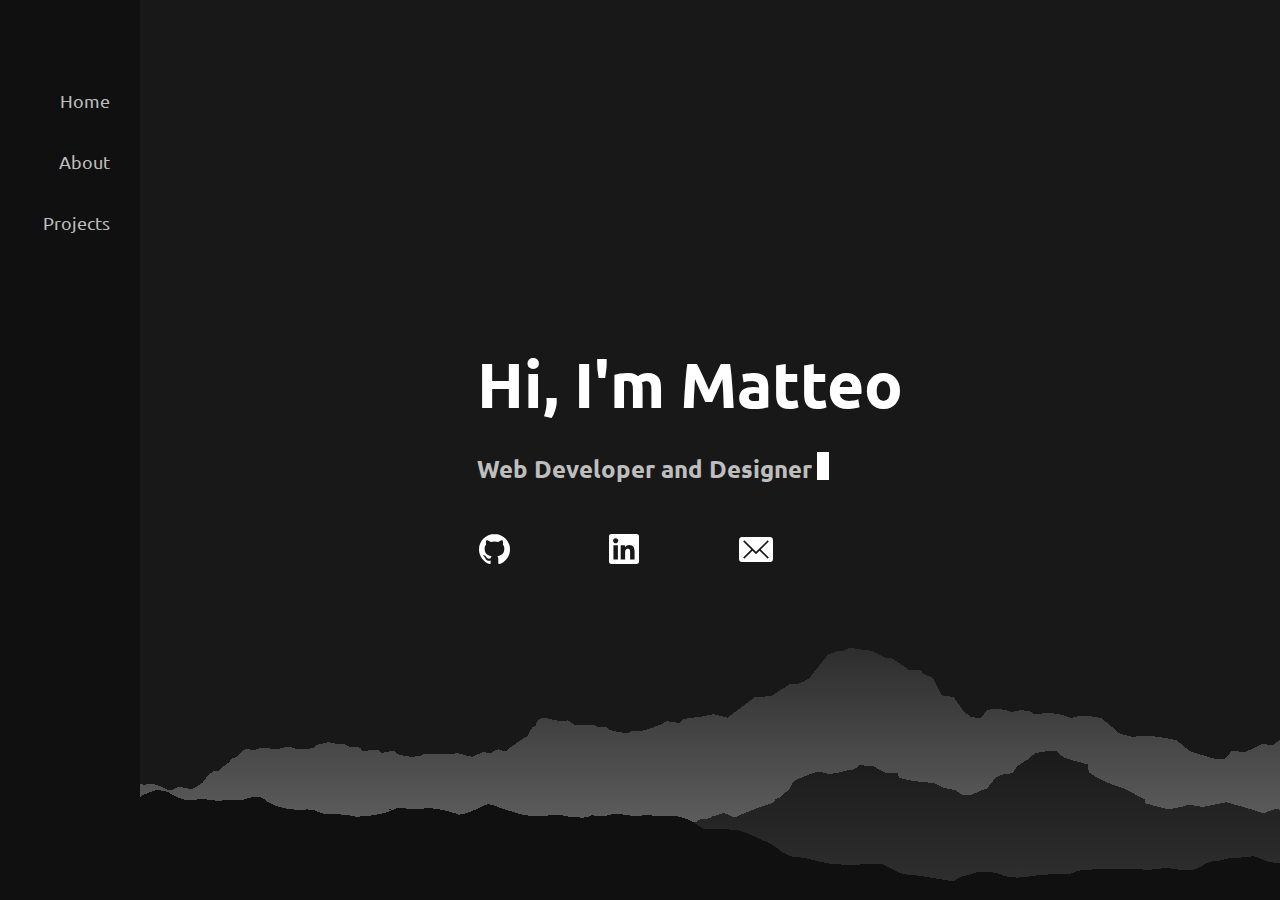
<file: index.html>
<!DOCTYPE html>
<html lang="en">

<head>
    <link rel="icon" type="image/svg" href="./icons/favicon.svg" />
    <meta charset="UTF-8">
    <meta http-equiv="X-UA-Compatible" content="IE=edge">
    <meta name="viewport" content="width=device-width, initial-scale=1.0">
    <link rel="stylesheet" href="./style.css">
    <script defer src="./index.js"></script>
    <title>Matteo Miceli</title>
</head>

<body>
    <nav class="nav-container">
        <ul class="nav-list" name="top">
            <li class="list-item">
                <a href="#home">Home
                    <!-- <svg xmlns="http://www.w3.org/2000/svg" width="21.983" height="19.924" id="home-icon">
                        <path
                            d="M8.607 18.712v-5.977h4.782c.016 2.072-.032 4.148.024 6.217.15.88 1.091 1.023 1.823.956 1.058-.016 2.12.03 3.174-.025.88-.15 1.023-1.092.956-1.824v-7.714c.74-.019 1.487.037 2.223-.03.834-.378.159-1.154-.327-1.487L11.8.304c-.686-.65-1.568-.14-2.087.436L.204 9.305c-.65.754.403 1.196 1.047 1.04h1.38c.004 2.829-.008 5.66.006 8.488.066.911 1.026 1.164 1.782 1.075 1.078-.016 2.158.03 3.234-.025a1.203 1.203 0 00.954-1.172z"
                            stroke="param(outline) #000" stroke-width=".199" />
                    </svg> -->
                </a>
            </li>
            <li class="list-item"><a href="#about">About</a></li>
            <li class="list-item"><a href="#projects">Projects</a></li>
        </ul>
    </nav>
    <main>
        <div id="home">
            <div class="splash-text">
                <h1>Hi, I'm Matteo</h1>
                <div class="splash-title">
                    <h4 id="splash-subtitle">Web Developer and Designer</h4>
                    <div class="cursor"></div>
                </div>
                <div class="icons-container">
                    <div>
                        <a href="https://github.com/matteomiceli" target=”_blank”><img src="./icons/github.svg"
                                alt="View Github profile" class="icon"></a>
                    </div>
                    <div>
                        <a href="https://www.linkedin.com/in/matteo-miceli-b9699552/" target=”_blank”><img
                                src="./icons/linkedIn.svg" alt="View LinkedIn profile" class="icon"></a>
                    </div>
                    <div>
                        <a href="mailto:omatteomiceli@gmail.com" target=”_blank”><img src="./icons/mail.svg"
                                alt="Send me an email" class="icon" style="height: 25px;"></a>
                    </div>
                </div>
            </div>
        </div>
        <div class="container-white" id="about">
            <h2>About</h2>
            <p>Contrary to popular belief, Lorem Ipsum is not simply random text. It has roots in a
                piece of classical
                Latin literature from 45 BC, making it over 2000 years old. Richard McClintock, a Latin professor at
                Hampden-Sydney College in Virginia, looked up one of the more obscure Latin words, consectetur, from
                a
                Lorem Ipsum passage, and going through the cites of the word in classical literature, discovered the
                undoubtable source. Lorem Ipsum comes from sections 1.10.32 and 1.10.33 of "de Finibus Bonorum et
                Malorum" (The Extremes of Good and Evil) by Cicero, written in 45 BC. This book is a treatise on the
                theory of ethics, very popular during the Renaissance. The first line of Lorem Ipsum, "Lorem ipsum
                dolor
                sit amet..", comes from a line in section 1.10.32.

                The standard chunk of Lorem Ipsum used since the 1500s is reproduced below for those interested.
                Sections 1.10.32 and 1.10.33 from "de Finibus Bonorum et Malorum" by Cicero are also reproduced in
                their
                exact original form, accompanied by English versions from the 1914 translation by H. Rackham.</p>
        </div>
        <div class="container-white" id="projects">
            <!-- <h2>Projects</h2> -->
            <div>
            </div>
            <div class="projects-grid">
                <div class="project">
                    <div class="project-img-container">
                        <img src="./img/pyre_logo.png" alt="pyre logo" class="project_img">
                    </div>
                    <div class="project-text-container">
                        <h3 class="project-head">Pyre</h3>
                        <p class="project-p">The internet home of Pyre, a custom Dungeons and Dragons campaign setting
                            complete with an
                            interactive world map.</p>
                    </div>
                    <!-- perhaps make the icons clickable via jquery -->
                    <div class="project-icons-container">
                        <div class="project-github">
                            <a class="anchor-github" href="https://github.com/matteomiceli/Pyre_Website" target=”_blank”><img
                                    src="./icons/github_black.svg" alt="View Pyre Github Repository" class="icon"></a>
                        </div>
                        <div class="project-www">
                            <a class="anchor-www" href="file:///Users/matteo/Documents/Projects/Pyre_Website/index.html"
                                target=”_blank”><img src="./icons/www.svg" alt="View Pyre Website" class="icon"></a>
                        </div>
                    </div>
                    
                    
                </div>
                <div class="project">
                    <div class="project-img-container">
                        <img src="./img/bon_orange.png" alt="bon voyage logo" class="project_img">
                    </div>
                    <div class="project-text-container">
                        <h3 class="project-head">Bon Voyage</h3>
                        <p class="project-p">A ride sharing web application based on a token economy. NWHacks 2021
                            submission.</p>
                        <div class="project-icons-container">
                            <div>
                                <a href="https://github.com/matteomiceli/Hack2021-FrontEnd" target=”_blank”><img
                                        src="./icons/github.svg" alt="View Bon Voyage Github Repository" class="icon"></a>
                            </div>
                        </div>
                    </div>
                </div>
                <div class="project">
                    <p>Pyre3</p>
                </div>
            </div>
        </div>
    </main>
</body>

</html>
</file>
<file: style.css>
@import url('https://fonts.googleapis.com/css2?family=Roboto&display=swap');
@import url('https://fonts.googleapis.com/css2?family=Ubuntu:wght@700&display=swap');

* {
    padding: 0;
    margin: 0;
}

body {
    font-family: 'Ubuntu', sans-serif;
    display: grid;
    grid-template-columns: 140px auto;
    background-color:#181818;
    color: white;
}

h1{ 
    font-size: 4em;
    font-weight: bold;
    color: white;
    margin: 10px 0;
}

h2 {
    font-size: 1.8rem;
}

h3 {
    color:#181818;
    font-size: 1.6em;
    margin: 10px 0;
}

h4 {
    color: #bebebe;
    font-size: 1.5em;
    margin: .8em 0;
}

p {
    font-size: 1.2em;
}

.nav-container {
    display: flex;
    justify-content: right;
    position: sticky;
    top: 0;
    height: 100vh;
    background-color: #101010ff;
}

.nav-list {
    padding: 10vh 30px 0 0;
    margin: 0px;
    text-align: right;
}

#home-icon {
    fill:#bebebe;
    height: 25px;
}

#home-icon:hover {
    fill:white;
}

.list-item {
    list-style: none;
    margin: 0 0 40px 0;
}

a {
    text-align: right;
    color: #bebebe;
    transition: color .2s;
    text-decoration: none;
    font-size: 1.1rem;
}

a:hover {
    color: white;
    cursor: pointer;
}

main { 
    height: 100vh;
    overflow-y: scroll;
    scroll-snap-type: y mandatory;
}

#home {
    background-image: url('./img/home_bg.svg');
    background-size: cover;
    background-position: center;
    display: flex;
    flex-direction: column;
    justify-content: center;
    align-items: center;
    height: 100vh;
    scroll-snap-align: center;
}

.splash-text {
    translate: -20px;
}

.splash-title {
    display: flex;
    flex-direction: row;
}

.cursor {
    height: 28px;
    width: 12px;
    background-color: white;
    margin: 18px 5px;
    animation: cursor 1.2s step-start infinite;
}

.icons-container {
    display: grid;
    grid-template-columns: 130px 130px 130px;
    align-items: center;
    margin: 30px 0 0 2px;
}

.icon {
    height: 30px;
    text-align: left;
}

.container-white {
    display: flex;
    flex-direction: column;
    justify-content: center;
    padding: 0 10vw;
    background-color: #f1f1f1;
    height: 100vh;
    scroll-snap-align: center;
    color:#181818
}

.container-dark {
    display: flex;
    flex-direction: column;
    justify-content: center;
    padding: 0 10vw;
    background-color: #181818;
    height: 100vh;
    scroll-snap-align: center;
    color: white;
}

.projects-grid {
    display: grid;
    grid-template-columns: repeat(auto-fit, 500px);
    gap: 25px;
    align-items: center;
    justify-content: center;
}

.project {
    display: grid;
    grid-template-columns: .7fr 3fr .5fr;
    text-align: center;
    background-color: #181818;
    color: white;
    border-radius: 5px;
    box-shadow: 0 10px 16px 0 rgba(0,0,0,0.2),0 6px 20px 0 rgb(0,0,0,0.19);
}

.project-img-container {
    display: flex;
    justify-content: right;
    align-items: center;
}

.project_img {
    height: 70px;
}

.project-text-container {
    display: flex;
    flex-direction: column;
    justify-content: center;
    padding: 15px 25px 20px 25px;
}

.project-head {
    color: white;
    margin: 0;
    text-align: left;
    margin-bottom: 10px;
}

.project-p {
    font-size: 1.1rem;
    color: white;
    text-align: left;
}

.project-icons-container {
    display: grid;
    grid-template-rows: 1fr 1fr;
    grid-template-columns: 1fr;
    align-items: center;
    justify-content: center;
}

.project-github {
    height: 100%;
    width: 100%;
}

.anchor-github {
    height: 100%;
    width: 100%;
    display: flex;
    align-items: center;
    justify-content: center;
    background-color: white;
    border-top-right-radius: 5px;
    transition: background-color .2s;
}

.project-www {
    height: 100%;
    width: 100%;
}

.anchor-www {
    display: flex;
    align-items: center;
    justify-content: center;
    height: 100%;
    width: 100%;
    transition: background-color .2s;
    border-bottom-right-radius: 5px;
}

.anchor-github:hover {
    background-color: #cfcfcf;
}

.anchor-www:hover {
    background-color: #3d3d3d; 
    /* not digging this color */
}

@keyframes cursor {
    from, to { background-color: transparent }
    50% { background: white; }
  }
</file>
